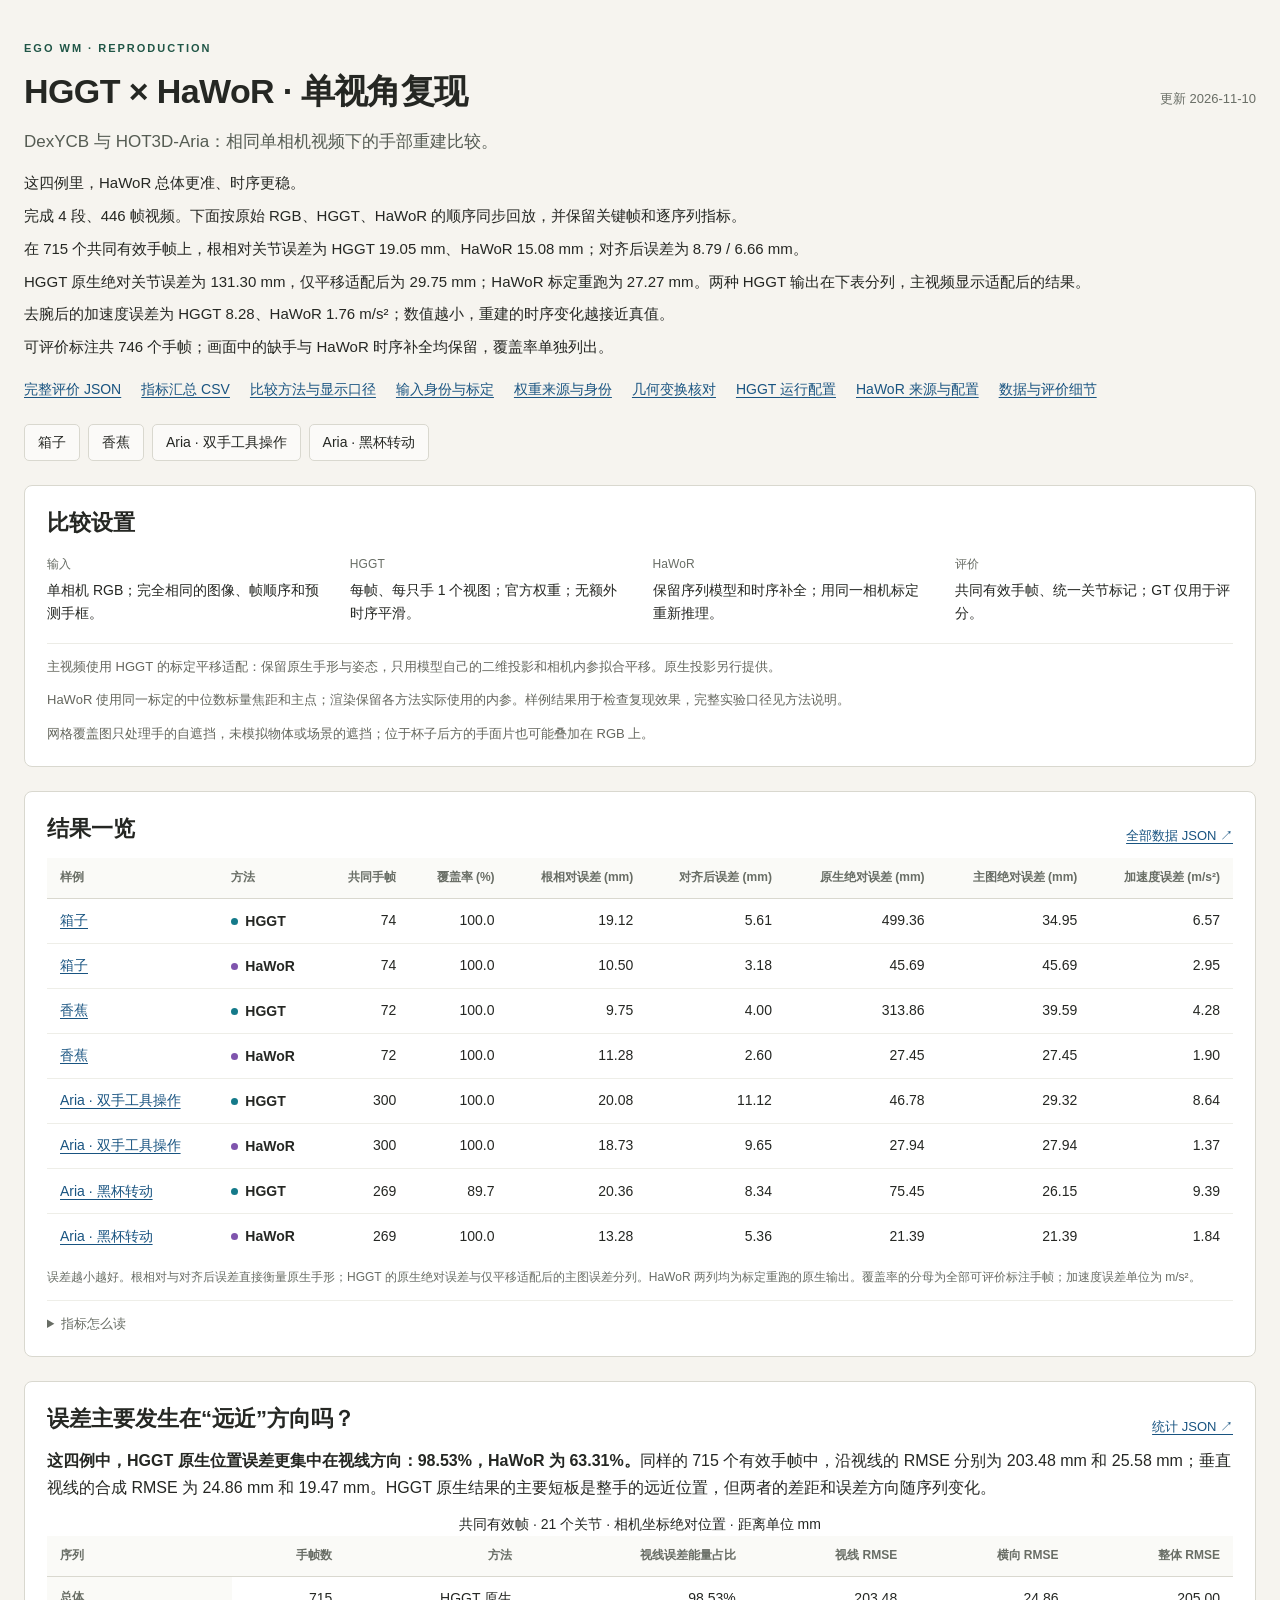
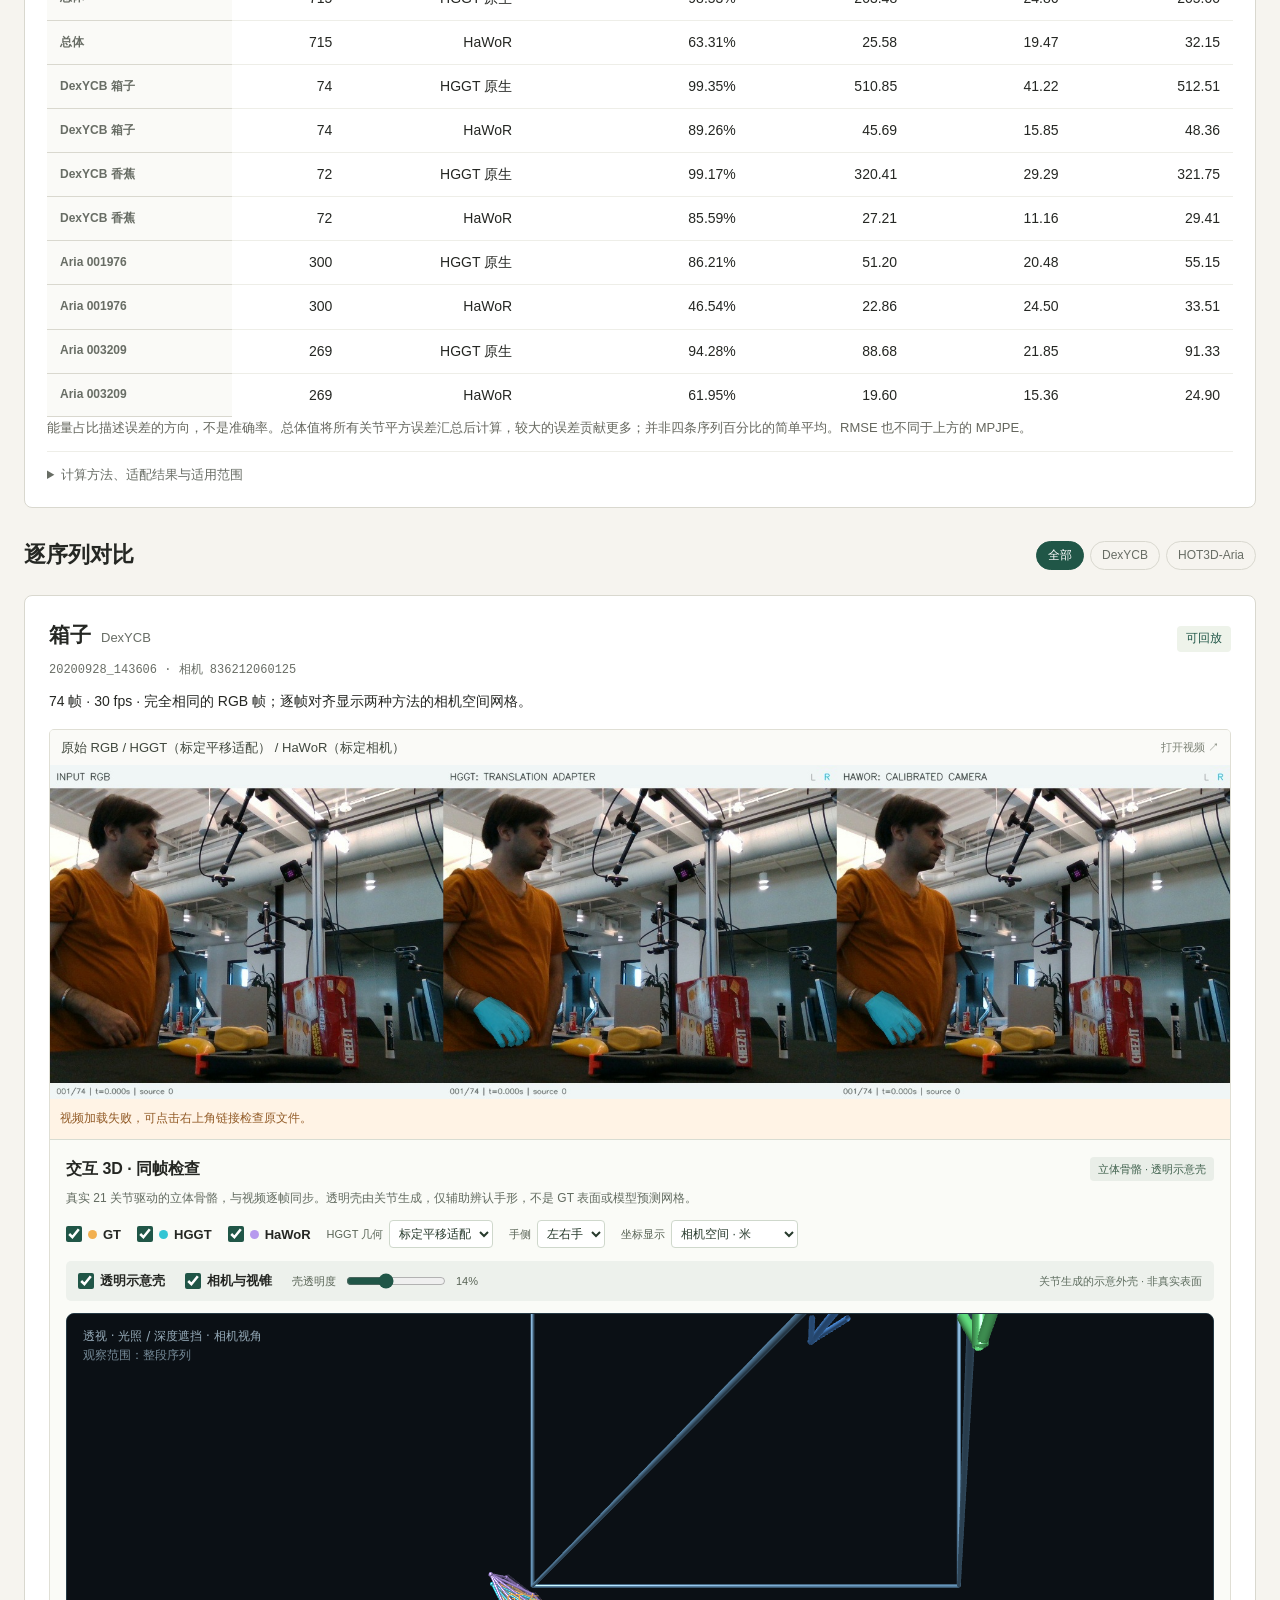
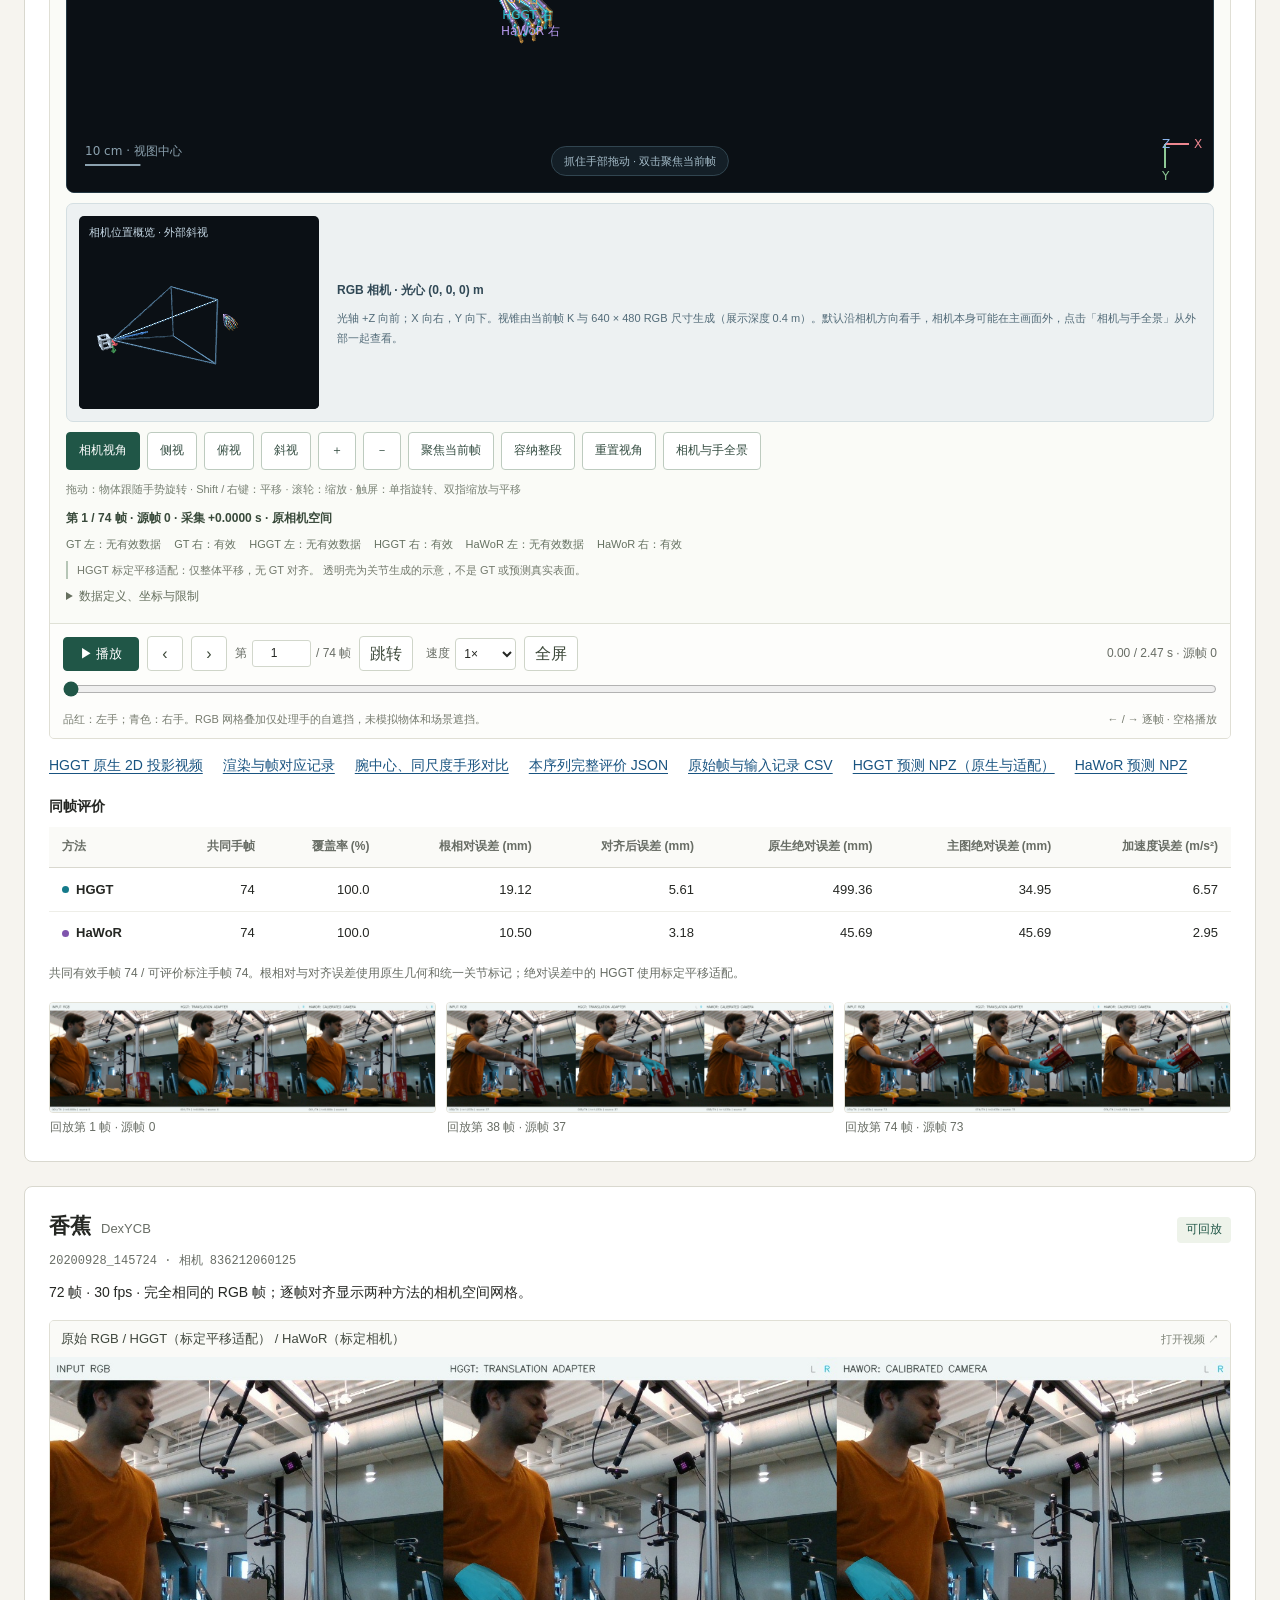
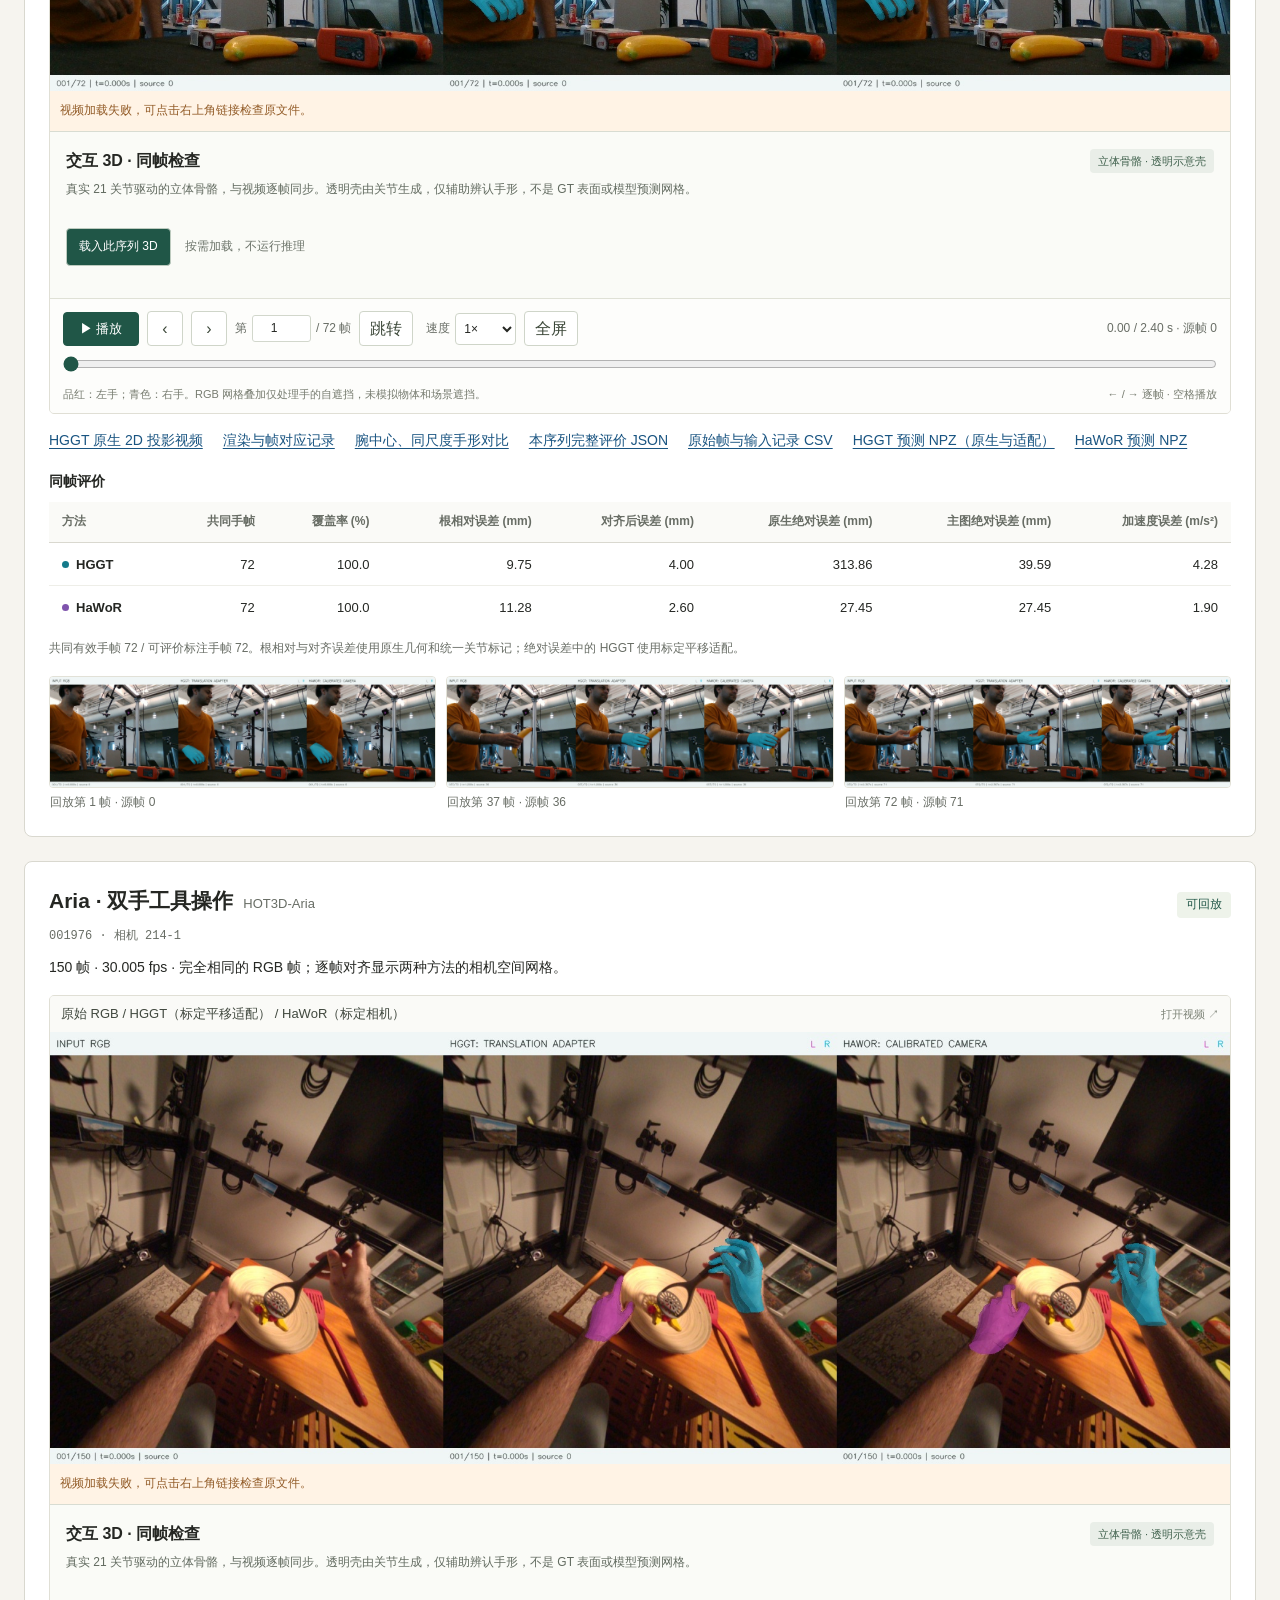
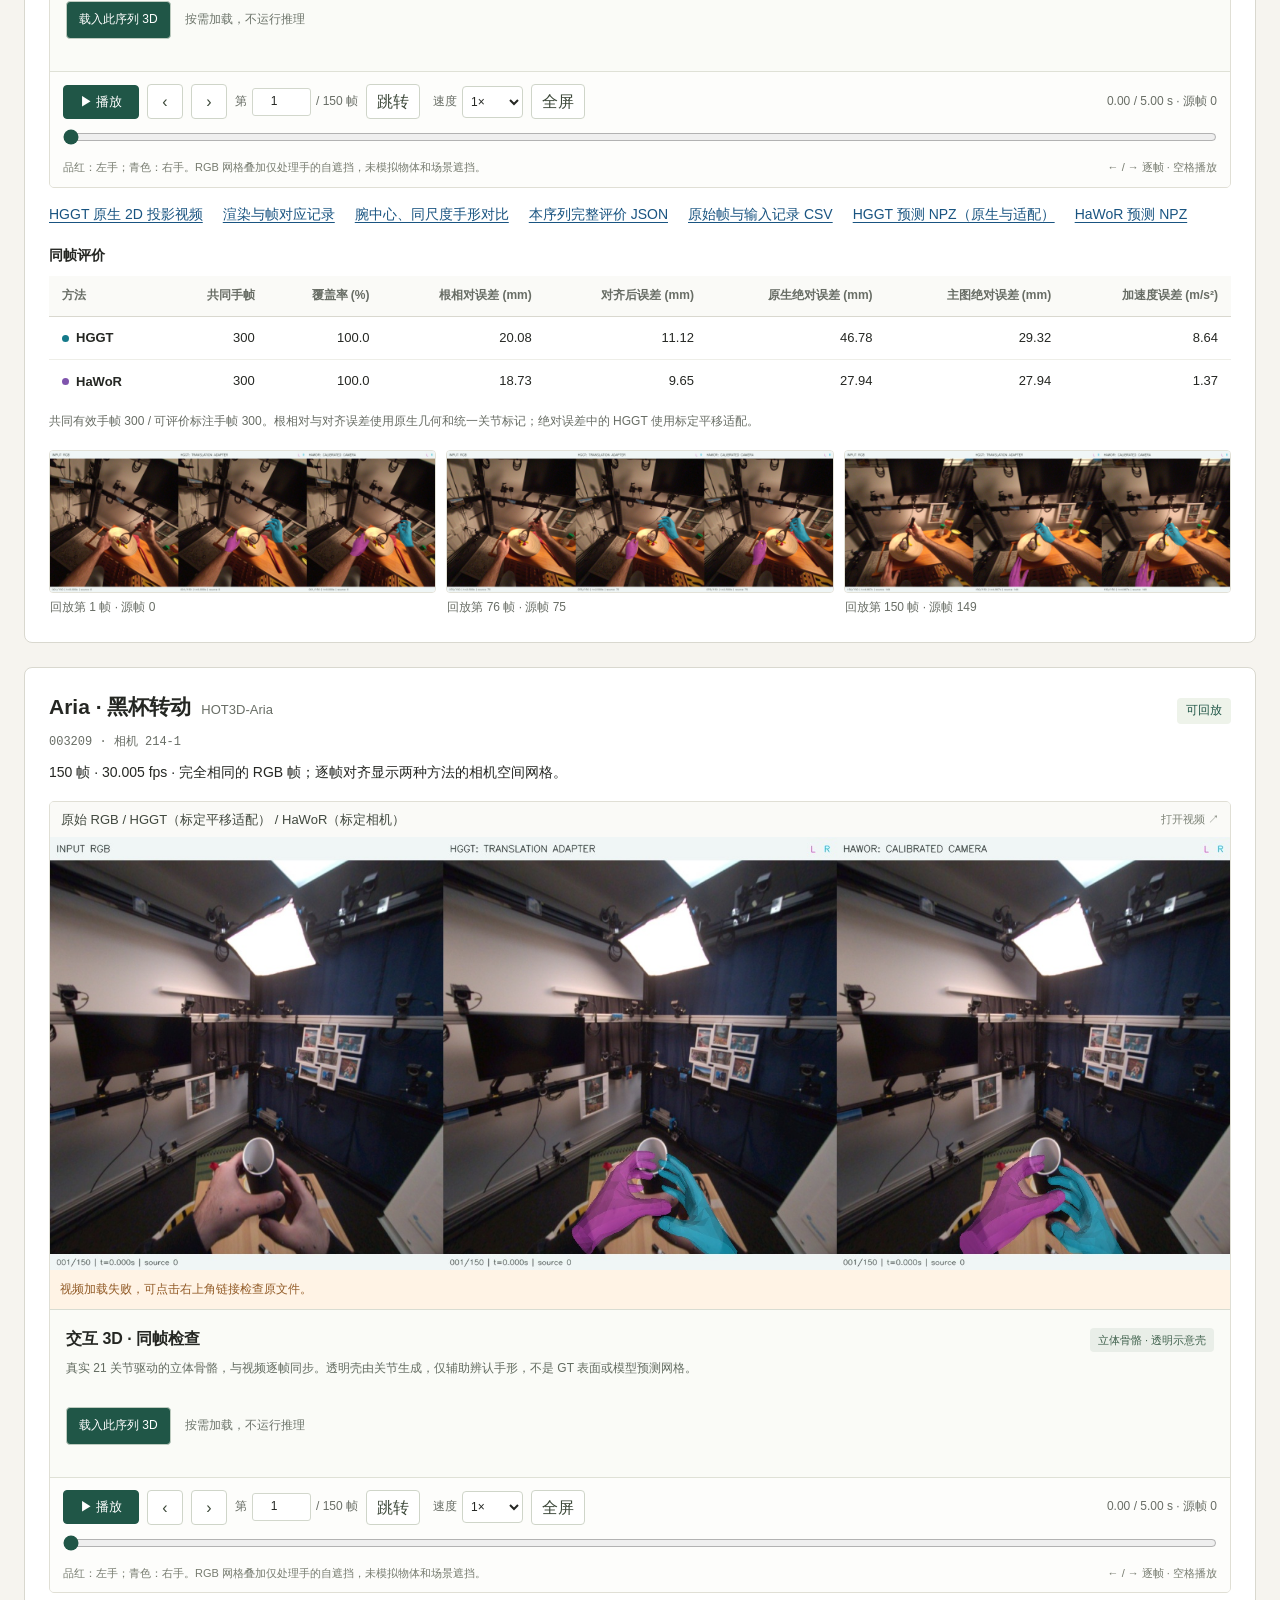
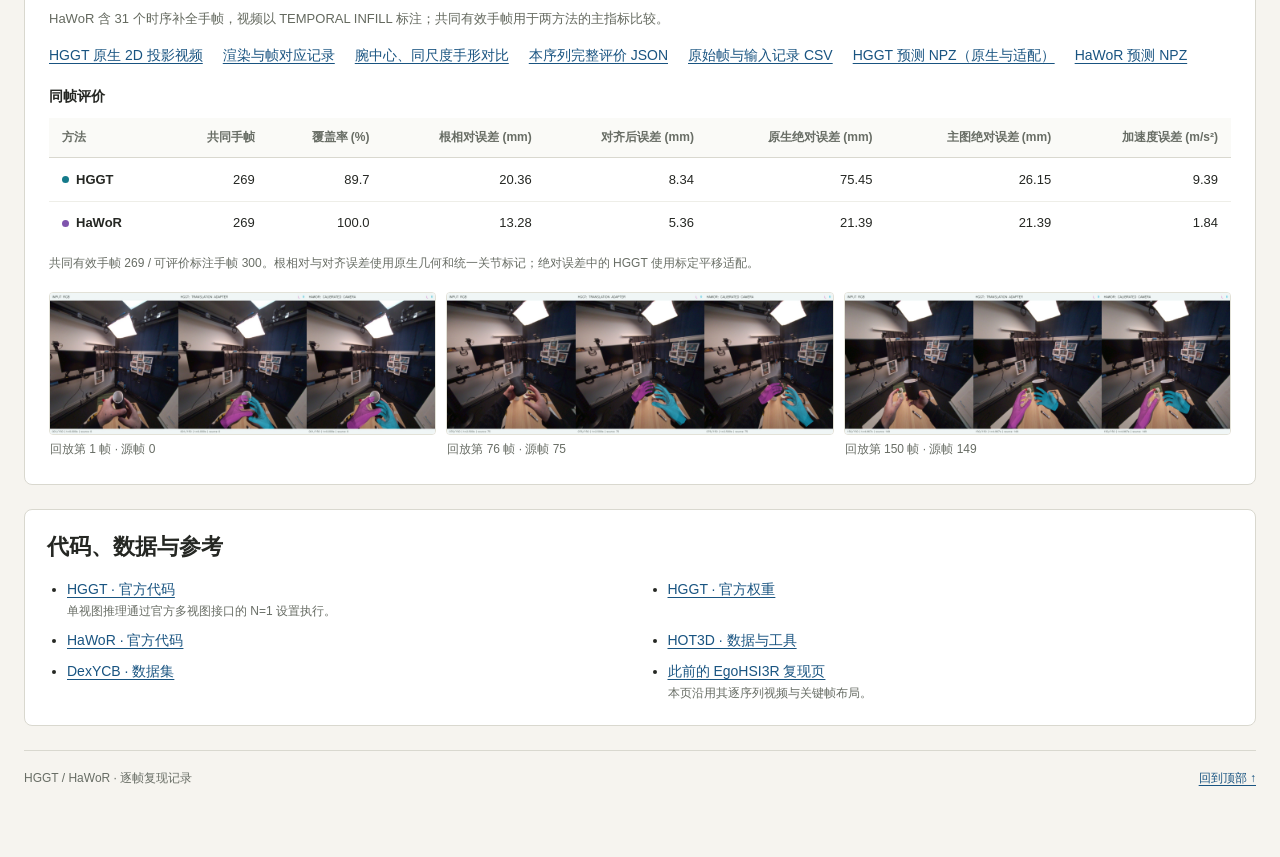
<file: docs/index.html>
<!doctype html>
<html lang="zh-CN">
<head>
  <meta charset="utf-8">
  <meta name="viewport" content="width=device-width, initial-scale=1">
  <meta name="color-scheme" content="light">
  <meta name="description" content="HGGT 与 HaWoR 在同一单相机视频上的手部重建复现、同步回放和逐序列评价。">
  <title>HGGT × HaWoR · 单视角复现</title>
  <link rel="stylesheet" href="style.css?v=20261110-4">
</head>
<body>
  <a class="skip-link" href="#samples">跳到视频对比</a>
  <header class="page-header">
    <div class="eyebrow">EGO WM · REPRODUCTION</div>
    <div class="title-row"><h1 id="page-title">HGGT × HaWoR · 单视角复现</h1><span class="date" id="updated-at"></span></div>
    <p class="lead" id="page-subtitle">同一段视频、同一相机，直接查看手部重建结果。</p>
    <div id="summary" class="summary"></div>
    <div id="top-links" class="link-list"></div>
    <nav class="sample-nav" id="sample-nav" aria-label="样例导航"></nav>
  </header>
  <main>
    <section class="section-block protocol-block" id="protocol-section" hidden>
      <h2>比较设置</h2>
      <dl class="protocol-grid" id="protocol"></dl>
      <div class="scope-notes" id="scope-notes"></div>
    </section>
    <section class="section-block" id="metrics-section" hidden>
      <div class="section-heading"><h2>结果一览</h2><a href="manifest.json" class="small-link">全部数据 JSON ↗</a></div>
      <div id="metrics-summary"></div>
      <details class="metric-guide" id="metric-guide"><summary>指标怎么读</summary><div id="metric-definitions"></div></details>
    </section>
    <section class="section-block" id="view-depth-errors" aria-labelledby="depth-title">
      <div class="section-heading"><h2 id="depth-title">误差主要发生在“远近”方向吗？</h2><a class="small-link" href="downloads/view_depth_errors.json">统计 JSON ↗</a></div>
      <p><strong>这四例中，HGGT 原生位置误差更集中在视线方向：98.53%，HaWoR 为 63.31%。</strong>同样的 715 个有效手帧中，沿视线的 RMSE 分别为 203.48 mm 和 25.58 mm；垂直视线的合成 RMSE 为 24.86 mm 和 19.47 mm。HGGT 原生结果的主要短板是整手的远近位置，但两者的差距和误差方向随序列变化。</p>
      <div class="table-scroll" role="region" aria-label="视线误差比较表，可横向滚动" tabindex="0"><table class="metrics-table"><caption>共同有效帧 · 21 个关节 · 相机坐标绝对位置 · 距离单位 mm</caption><thead><tr><th scope="col">序列</th><th scope="col">手帧数</th><th scope="col">方法</th><th scope="col">视线误差能量占比</th><th scope="col">视线 RMSE</th><th scope="col">横向 RMSE</th><th scope="col">整体 RMSE</th></tr></thead><tbody><tr><th scope='row'>总体</th><td>715</td><td>HGGT 原生</td><td>98.53%</td><td>203.48</td><td>24.86</td><td>205.00</td></tr><tr><th scope='row'>总体</th><td>715</td><td>HaWoR</td><td>63.31%</td><td>25.58</td><td>19.47</td><td>32.15</td></tr><tr><th scope='row'>DexYCB 箱子</th><td>74</td><td>HGGT 原生</td><td>99.35%</td><td>510.85</td><td>41.22</td><td>512.51</td></tr><tr><th scope='row'>DexYCB 箱子</th><td>74</td><td>HaWoR</td><td>89.26%</td><td>45.69</td><td>15.85</td><td>48.36</td></tr><tr><th scope='row'>DexYCB 香蕉</th><td>72</td><td>HGGT 原生</td><td>99.17%</td><td>320.41</td><td>29.29</td><td>321.75</td></tr><tr><th scope='row'>DexYCB 香蕉</th><td>72</td><td>HaWoR</td><td>85.59%</td><td>27.21</td><td>11.16</td><td>29.41</td></tr><tr><th scope='row'>Aria 001976</th><td>300</td><td>HGGT 原生</td><td>86.21%</td><td>51.20</td><td>20.48</td><td>55.15</td></tr><tr><th scope='row'>Aria 001976</th><td>300</td><td>HaWoR</td><td>46.54%</td><td>22.86</td><td>24.50</td><td>33.51</td></tr><tr><th scope='row'>Aria 003209</th><td>269</td><td>HGGT 原生</td><td>94.28%</td><td>88.68</td><td>21.85</td><td>91.33</td></tr><tr><th scope='row'>Aria 003209</th><td>269</td><td>HaWoR</td><td>61.95%</td><td>19.60</td><td>15.36</td><td>24.90</td></tr></tbody></table></div>
      <p class="scope-notes">能量占比描述误差的方向，不是准确率。总体值将所有关节平方误差汇总后计算，较大的误差贡献更多；并非四条序列百分比的简单平均。RMSE 也不同于上方的 MPJPE。</p>
      <details class="metric-guide"><summary>计算方法、适配结果与适用范围</summary>
        <p>每个有效手帧，取从相机原点指向 GT 手腕的单位向量 u。每关节误差 e = 预测 − GT，视线分量为 e·u，横向平方误差为 ||e||² − (e·u)²。视线能量占比 = Σ(e·u)² / Σ||e||²；视线 RMSE = √mean((e·u)²)，横向 RMSE = √mean(||e||² − (e·u)²)。手偏离画面中心时，视线不等于相机 Z 轴。</p>
        <p>三种几何统一使用 GT、HGGT 原生、HGGT 适配后和 HaWoR 的共同有效手帧与关节；共 715 手帧、15,015 关节，来源是网站公开的相机空间关节 JSON。无逐帧 GT 对齐、去腕或 PA 对齐。GT 只用于评分及定义视线。JSON 坐标精度为微米级，统计值按显示精度舍入。</p>
        <p><strong>与主图的区别：</strong>主图默认展示 HGGT 平移适配后几何，本表的 HGGT 为原生输出。HGGT 适配后总体视线占比为 80.17%，视线 / 横向 RMSE 为 31.75 / 15.79 mm；完整分例结果在下载表中。适配利用已知内参和模型二维投影估计整体平移，不读取 GT。不能把适配后的误差当作原生模型性能。</p>
        <p>结果针对四个开发样例，不是论文全基准结论。绝对位置分解同时包含整体平移和局部关节误差；如需判断手指局部形状，应结合去腕指标。此分析没有通过新的训练或推理挑选样例。</p>
        <p><a href="downloads/view_depth_errors.csv">下载全部统计 CSV</a> · <a href="https://github.com/YichengDraw/hggt-hawor-singleview-20261110/blob/main/scripts/evaluate_view_depth.py">可复算脚本</a></p>
      </details>
    </section>
    <div class="sample-section-heading">
      <h2>逐序列对比</h2>
      <div id="dataset-filters" class="dataset-filters" aria-label="按数据集筛选"></div>
    </div>
    <div id="samples" aria-live="polite"><p class="loading">正在读取实验记录……</p></div>
    <section class="section-block" id="sources-section" hidden>
      <h2>代码、数据与参考</h2>
      <ul id="sources" class="sources"></ul>
    </section>
  </main>
  <footer><span>HGGT / HaWoR · 逐帧复现记录</span><a href="#">回到顶部 ↑</a></footer>
  <noscript><p class="error-banner">请启用 JavaScript 查看同步视频和评价表；原始记录可直接下载 <a href="manifest.json">manifest.json</a>。</p></noscript>
  <script src="hand-renderer.js?v=20261110-4" defer></script>
  <script src="viewer3d.js?v=20261110-4" defer></script>
  <script src="app.js" defer></script>
</body>
</html>
</file>
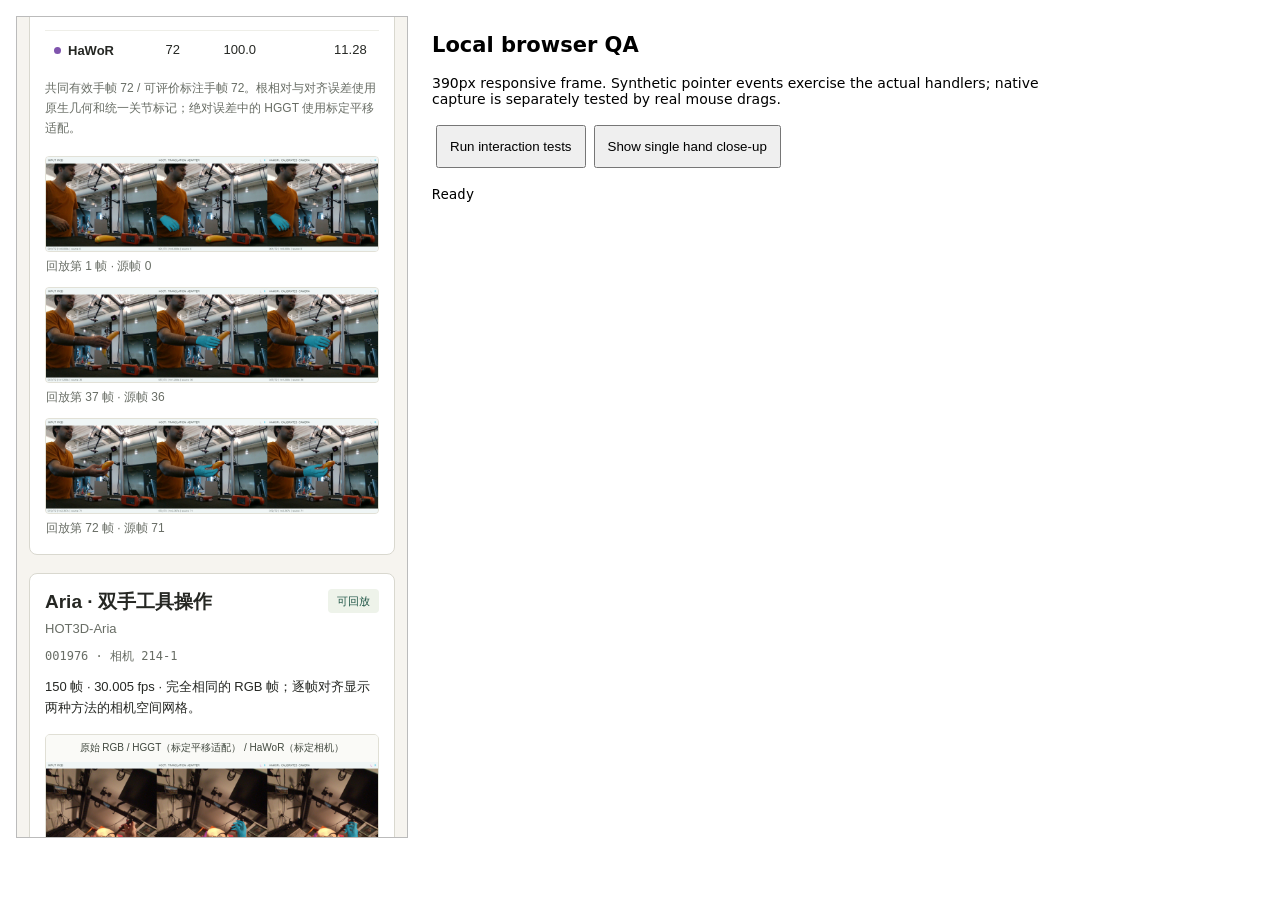
<file: tests/browser/qa.html>
<!doctype html><html lang="en"><meta charset="utf-8"><title>Local hand viewer QA</title><style>body{font:14px system-ui;margin:16px;display:flex;gap:24px}iframe{border:1px solid #bbb;width:390px;height:820px;flex:none}aside{width:650px}button{padding:12px;margin:4px}pre{white-space:pre-wrap}</style><iframe id="app" src="../../docs/index.html#aria_1976" title="390px mobile viewer"></iframe><aside><h1>Local browser QA</h1><p>390px responsive frame. Synthetic pointer events exercise the actual handlers; native capture is separately tested by real mouse drags.</p><button id="run">Run interaction tests</button><button id="single">Show single hand close-up</button><pre id="out">Ready</pre></aside><script src="qa.js"></script></html>
</file>
<file: docs/style.css>
:root{--paper:#f6f4ef;--card:#fff;--ink:#252723;--muted:#686d65;--line:#d9d8cf;--accent:#205647;--blue:#195481;--soft:#eceee7;--hggt:#147a8a;--hawor:#7f54ad}
*{box-sizing:border-box}html{scroll-behavior:smooth;scroll-padding-top:20px}body{font:16px/1.65 -apple-system,BlinkMacSystemFont,"Segoe UI","PingFang SC","Microsoft YaHei",sans-serif;max-width:1500px;margin:32px auto;padding:0 24px 18px;background:var(--paper);color:var(--ink)}a{color:var(--blue);text-underline-offset:3px}button,input,select{font:inherit}button,select{cursor:pointer}button:focus-visible,a:focus-visible,input:focus-visible,select:focus-visible,summary:focus-visible{outline:3px solid #6e9b88;outline-offset:3px}h1,h2,h3,p{margin-top:0}h1{font-size:clamp(26px,3vw,34px);line-height:1.3;font-weight:720;letter-spacing:-.6px;margin:0}h2{font-size:22px;line-height:1.4;margin:0 0 16px}h3{font-size:17px;margin:0 0 9px}p{margin-bottom:12px}.eyebrow{color:var(--accent);font-size:11px;font-weight:750;letter-spacing:2px;margin-bottom:12px}.title-row{display:flex;align-items:baseline;justify-content:space-between;gap:16px}.date{font-size:13px;white-space:nowrap;color:var(--muted)}.lead{font-size:17px;color:#555c53;margin:15px 0}.summary{max-width:1080px}.summary p{margin:8px 0;font-size:15px}.link-list{display:flex;gap:8px 20px;flex-wrap:wrap;font-size:14px;align-items:center}.page-header>.link-list{margin:18px 0}.sample-nav{display:flex;gap:8px;flex-wrap:wrap;padding-top:5px}.sample-nav a{border:1px solid var(--line);background:rgba(255,255,255,.6);border-radius:5px;padding:6px 13px;text-decoration:none;font-size:14px;color:var(--ink)}.sample-nav a:hover{background:#fff;border-color:#a3b0a0}.section-block,.sample-card{background:var(--card);border:1px solid var(--line);border-radius:8px;padding:22px;margin:24px 0}.protocol-grid{display:grid;grid-template-columns:repeat(4,minmax(0,1fr));gap:18px 25px;margin:0}.protocol-grid>div{min-width:0}.protocol-grid dt{color:var(--muted);font-size:12px;letter-spacing:.1px;margin-bottom:4px}.protocol-grid dd{font-size:14px;margin:0;overflow-wrap:anywhere}.scope-notes{font-size:13px;color:#65675e}.scope-notes:has(p){border-top:1px solid #ecece6;padding-top:12px;margin-top:18px}.scope-notes p:last-child{margin-bottom:0}.section-heading,.sample-section-heading{display:flex;align-items:center;justify-content:space-between;gap:15px}.section-heading h2{margin-bottom:13px}.small-link{font-size:13px;white-space:nowrap}.table-scroll{overflow-x:auto}.metrics-table{width:100%;border-collapse:collapse;white-space:nowrap;font-size:14px;font-variant-numeric:tabular-nums}.metrics-table th{font-size:12px;font-weight:600;color:var(--muted);text-align:right;padding:10px 13px;border-bottom:1px solid var(--line);background:#fafaf7}.metrics-table td{padding:10px 13px;border-bottom:1px solid #eeeeE8;text-align:right}.metrics-table td:first-child,.metrics-table th:first-child{text-align:left}.metrics-table .method{text-align:left;font-weight:600}.metrics-table tbody tr:last-child td{border-bottom:0}.metrics-table .group-start td{border-top:1px solid var(--line)}.method-name{display:inline-flex;gap:7px;align-items:center}.method-dot{width:7px;height:7px;background:#999;border-radius:50%;display:inline-block}.method-dot.hggt{background:var(--hggt)}.method-dot.hawor{background:var(--hawor)}.metric-guide{border-top:1px solid #eeeeE8;margin-top:12px;padding-top:12px;color:var(--muted);font-size:13px}.metric-guide summary{cursor:pointer;display:list-item}.metric-guide p{margin:8px 0}.sample-section-heading{margin:32px 0 0}.sample-section-heading h2{margin:0}.dataset-filters{display:flex;gap:6px;flex-wrap:wrap}.filter-button{font-size:12px;background:transparent;color:var(--muted);border:1px solid var(--line);padding:4px 11px;border-radius:99px}.filter-button[aria-pressed=true]{background:var(--accent);color:#fff;border-color:var(--accent)}.sample-card{scroll-margin-top:24px}.sample-heading{display:flex;align-items:baseline;justify-content:space-between;gap:16px;margin-bottom:9px}.sample-heading h2{margin:0;font-size:21px}.dataset-label{font-size:13px;font-weight:400;color:var(--muted);margin-left:10px}.sample-status{color:var(--accent);font-size:12px;white-space:nowrap;background:#eef3ea;padding:3px 9px;border-radius:4px}.sample-status.pending{color:#826026;background:#f4eee0}.sequence{font-family:ui-monospace,SFMono-Regular,Consolas,monospace;font-size:12px;overflow-wrap:anywhere;color:var(--muted);margin-bottom:9px}.sample-description{font-size:14px;margin:0 0 16px}.video-player{background:#f2f1eb;border:1px solid #e0dfd5;border-radius:5px;overflow:hidden}.video-grid{display:grid;grid-template-columns:repeat(var(--columns,3),minmax(0,1fr));gap:1px;background:#dcded4}.video-grid.composite{display:block}.video-cell{margin:0;background:#f4f3ed;position:relative;min-width:0}.video-cell figcaption{padding:7px 11px;font-size:13px;background:#fafaf7;color:#40483e;display:flex;align-items:center;justify-content:space-between;gap:10px}.video-cell figcaption a{font-size:11px;text-decoration:none;color:#7c8276}.video-cell figcaption a:hover{color:var(--blue);text-decoration:underline}.video-cell video{display:block;width:100%;aspect-ratio:var(--video-ratio,4/3);object-fit:contain;background:#e5e4da}.composite .video-cell video{aspect-ratio:auto;min-height:100px}.video-cell .media-error{margin:0;padding:10px;font-size:12px;color:#925b27;background:#fff3e5}.player-toolbar{padding:12px 13px;background:#fdfdfb;border-top:1px solid #dfe1d6}.transport{display:flex;align-items:center;gap:8px;flex-wrap:wrap}.transport button{line-height:1.2;min-height:34px;min-width:36px;background:#fff;border:1px solid #cfd5c9;border-radius:4px;color:#3b4738;padding:7px 10px}.transport button.play{min-width:76px;background:var(--accent);color:#fff;border-color:var(--accent);font-size:13px}.transport button:hover{filter:brightness(.96)}.transport select{font-size:12px;background:#fff;border:1px solid #cfd5c9;border-radius:4px;padding:4px;min-height:32px;color:var(--ink)}.speed-label{font-size:12px;display:flex;align-items:center;gap:5px;color:var(--muted);margin-left:5px}.time-label{font-size:12px;color:var(--muted);font-variant-numeric:tabular-nums;margin-left:auto}.frame-input{width:59px;padding:3px 4px;border:1px solid #d2d7cc;border-radius:3px;font-size:12px;text-align:center;background:#fff;color:var(--ink)}.frame-label{font-size:12px;color:var(--muted);display:flex;align-items:center;gap:5px}.timeline{display:block;width:100%;height:18px;accent-color:var(--accent);margin:9px 0 0;cursor:pointer}.player-caption{display:flex;align-items:center;justify-content:space-between;gap:10px;color:#777c70;font-size:11px;padding:0 13px 10px;margin:0;background:#fdfdfb}.player-message{font-size:12px;color:var(--muted);margin:8px 0 0}.sample-notes{margin:15px 0;font-size:13px;color:#64695f}.sample-notes p{margin:6px 0}.sample-links{margin:15px 0}.sample-metrics{margin:18px 0 0}.sample-metrics h3{font-size:14px;margin-bottom:9px}.sample-metrics .metrics-table{font-size:13px}.keyframes{display:grid;grid-template-columns:repeat(3,minmax(0,1fr));gap:10px;margin-top:18px}.keyframes figure{margin:0;min-width:0}.keyframes a{display:block;border:1px solid #e2e1d7;background:#f2f1eb;border-radius:4px;overflow:hidden}.keyframes img{display:block;width:100%;height:auto}.keyframes figcaption{font-size:12px;color:var(--muted);padding:5px 1px 0}.placeholder{border:1px dashed #d5d7cc;padding:36px 20px;background:#f5f5ef;text-align:center;color:var(--muted);font-size:14px;border-radius:5px}.loading{padding:40px;text-align:center;color:var(--muted)}.error-banner{padding:20px;background:#fff5e6;border:1px solid #e1cda7;border-radius:6px}.empty-cell{color:#92968c}.sources{font-size:14px;display:grid;grid-template-columns:repeat(2,minmax(0,1fr));gap:8px 35px;padding-left:20px;margin-bottom:0}.sources li{overflow-wrap:anywhere}.source-note{display:block;color:var(--muted);font-size:12px}.footnotes{font-size:12px;color:var(--muted);margin:10px 0 0}footer{font-size:12px;display:flex;gap:20px;justify-content:space-between;border-top:1px solid var(--line);padding:18px 0;color:var(--muted)}.skip-link{position:absolute;left:16px;top:-60px;padding:10px;background:#fff;z-index:5}.skip-link:focus{top:10px}[hidden]{display:none!important}
@media(min-width:1200px){.sample-card{padding:24px}.page-header{padding:7px 0 0}}
@media(max-width:900px){.protocol-grid{grid-template-columns:repeat(2,minmax(0,1fr))}.video-grid{grid-template-columns:repeat(var(--columns,3),minmax(0,1fr))}.video-cell figcaption{font-size:12px;padding:5px 7px}.video-cell figcaption a{display:none}.time-label{margin-left:0}.sample-heading{align-items:flex-start}.sample-heading h2{font-size:19px}}
@media(max-width:600px){body{margin:20px auto;padding:0 12px 10px;font-size:15px}.title-row{display:block}.date{display:block;margin-top:10px}.lead{font-size:15px}.section-block,.sample-card{padding:15px;margin:18px 0}.sample-nav a{padding:5px 10px;font-size:12px}.protocol-grid{gap:15px}.protocol-grid dd{font-size:12px}.sample-section-heading{display:block}.dataset-filters{margin-top:10px}.sample-heading{gap:8px}.dataset-label{display:block;margin-left:0;margin-top:4px}.sample-status{font-size:11px}.keyframes{grid-template-columns:1fr}.sources{grid-template-columns:1fr}.transport{gap:6px}.transport button{min-height:33px;padding:6px 7px;min-width:31px}.transport button.play{min-width:65px}.frame-label{font-size:11px}.frame-input{width:46px}.speed-label{margin-left:0;font-size:11px}.time-label{flex-basis:100%;margin-top:3px}.player-caption{display:block;font-size:10px}.video-cell figcaption{font-size:10px;justify-content:center;padding:5px 2px}.sample-description{font-size:13px}.link-list{font-size:12px;gap:6px 15px}.metrics-table td,.metrics-table th{padding:8px 9px}.small-link{font-size:11px}footer{font-size:11px}}
@media(prefers-reduced-motion:reduce){html{scroll-behavior:auto}}
.video-player:fullscreen{width:100vw;max-width:none;background:#111;display:flex;flex-direction:column;justify-content:center}.video-player:fullscreen .video-cell video{max-height:calc(100vh - 155px);object-fit:contain}.video-player:fullscreen .video-grid{width:100%}.video-player:fullscreen .player-toolbar,.video-player:fullscreen .player-caption{flex-shrink:0}
/* Interactive geometry is subordinate to the same sequence/time controls. */
.viewer3d{border-top:1px solid #d8dcd2;background:#fafbf7;padding:16px}.v3-heading{display:flex;align-items:center;justify-content:space-between;gap:12px;margin-bottom:6px}.v3-heading h3{margin:0;font-size:16px}.v3-badge{font-size:11px;background:#e9eee8;color:#42634f;padding:3px 8px;border-radius:4px}.v3-intro{font-size:12px;color:#626b60;margin-bottom:12px}.v3-loader{display:flex;align-items:center;gap:14px;min-height:70px}.v3-loader button,.v3-tools button{background:#fff;color:#334c40;border:1px solid #bdcbbf;border-radius:4px;padding:6px 12px;font-size:12px;min-height:34px}.v3-loader button{background:#205647;color:#fff}.v3-load-status{font-size:12px;color:#6c746a}.v3-choices{display:flex;flex-wrap:wrap;gap:10px 16px;align-items:center;margin:0 0 13px}.v3-check{display:flex;align-items:center;gap:6px;font-size:13px;font-weight:650;cursor:pointer}.v3-check input{accent-color:#205647;width:16px;height:16px;margin:0}.v3-check i{display:block;width:9px;height:9px;border-radius:50%}.v3-select{display:flex;align-items:center;gap:6px;font-size:11px;color:#596456}.v3-select select{font-size:12px;padding:5px;border:1px solid #cfd8cc;border-radius:4px;max-width:195px;background:#fff;color:#273a2c}.v3-canvas-wrap{height:430px;border:1px solid #27333a;border-radius:5px;overflow:hidden;background:#141d25}.v3-canvas{display:block;width:100%;height:100%;touch-action:none;cursor:grab}.v3-canvas:active{cursor:grabbing}.v3-tools{display:flex;align-items:center;flex-wrap:wrap;gap:6px;margin:10px 0}.v3-help{font-size:11px;color:#788174;margin-left:auto}.v3-state{font-variant-numeric:tabular-nums;font-size:12px;font-weight:600;margin-bottom:6px;color:#394a3b}.v3-hand-status{display:flex;flex-wrap:wrap;gap:5px 13px;font-size:11px;color:#667262}.v3-hand-status .infilled{color:#99651c;background:#faf0db;padding:0 4px}.v3-note{font-size:11px;color:#737a6d;margin:8px 0}.v3-details{font-size:12px;color:#66705f}.v3-details summary{cursor:pointer}.v3-details p{margin:8px 0}.video-player:fullscreen .video-cell video{max-height:28vh}.video-player:fullscreen .v3-canvas-wrap{height:32vh}.video-player:fullscreen{overflow-y:auto;justify-content:flex-start}.video-player:fullscreen .viewer3d{padding:10px}.video-player:fullscreen .v3-intro{display:none}@media(max-width:600px){.viewer3d{padding:11px}.v3-heading{display:block}.v3-badge{display:inline-block;margin-top:5px}.v3-canvas-wrap{height:330px}.v3-choices{gap:8px 12px}.v3-select{width:100%;justify-content:space-between}.v3-select select{width:70%;max-width:none}.v3-help{width:100%;margin:3px 0}.v3-loader{align-items:flex-start;flex-direction:column;gap:7px}.v3-state{font-size:11px}.v3-tools button{padding:5px 8px}}
/* Lit 3D revision. No external runtime or licensed hand-mesh assets. */
.v3-canvas-wrap{position:relative;height:480px;border:1px solid #253944;border-radius:8px;background:#0b1015;isolation:isolate}.v3-canvas{position:absolute;inset:0;outline-offset:-4px}.v3-overlay{position:absolute;inset:0;width:100%;height:100%;pointer-events:none}.v3-canvas-hint{position:absolute;bottom:16px;left:50%;transform:translateX(-50%);font-size:11px;white-space:nowrap;color:#a5bcc9;border:1px solid #314550;background:#17232bd9;border-radius:99px;padding:5px 12px;pointer-events:none;transition:opacity .3s}.v3-hint-used{opacity:0}.v3-tools button[aria-pressed=true]{background:#205647;color:#fff;border-color:#205647}.v3-appearance{display:flex;flex-wrap:wrap;align-items:center;gap:12px 20px;background:#edf1ec;border-radius:5px;padding:9px 12px;margin-bottom:12px}.v3-opacity{display:flex;align-items:center;gap:8px;font-size:11px;color:#596456}.v3-opacity input{width:100px;accent-color:#205647}.v3-opacity output{min-width:30px;font-variant-numeric:tabular-nums}.v3-shell-notice{font-size:11px;color:#5f6e60;margin-left:auto}.v3-help{margin:4px 0 11px;font-size:11px;line-height:1.65}.v3-note{border-left:2px solid #b6c6b7;padding-left:9px}.v3-badge{white-space:nowrap}.v3-tools button,.v3-loader button{min-height:38px}.v3-tools{gap:7px}.video-player:fullscreen .v3-canvas-wrap{height:42vh;min-height:260px}@media(max-width:600px){.v3-canvas-wrap{height:390px}.v3-appearance{gap:8px 12px;padding:9px}.v3-shell-notice{width:100%;margin-left:0}.v3-opacity input{width:88px}.v3-tools button{min-height:40px;padding:6px 10px}.v3-canvas-hint{font-size:10px;bottom:13px}.v3-intro{line-height:1.7}.v3-heading h3{font-size:17px}}@media(prefers-reduced-motion:reduce){.v3-canvas-hint{transition:none}}

/* Camera overview remains visible while looking in the capture-camera direction. */
.v3-camera-row{display:flex;align-items:center;gap:18px;padding:12px;margin:10px 0;background:#edf1f2;border:1px solid #d4dfe2;border-radius:7px}.v3-camera-row[hidden],.v3-camera-mini[hidden]{display:none}.v3-camera-mini{flex:0 0 240px;overflow:hidden;border-radius:5px;background:#0b1015}.v3-camera-mini>span{display:block;color:#c4d6e3;font-size:11px;padding:7px 10px 0}.v3-camera-canvas{display:block;width:240px;height:168px}.v3-camera-copy{min-width:0}.v3-camera-copy strong{font-size:12px;color:#304855}.v3-camera-status{font-size:11px;line-height:1.8;color:#526b78;margin:6px 0 0}.v3-tools button:disabled{opacity:.45;cursor:not-allowed}@media(max-width:600px){.v3-camera-row{flex-direction:column;align-items:stretch;gap:8px;padding:9px}.v3-camera-mini{flex-basis:auto;width:100%}.v3-camera-canvas{width:100%;height:178px}.v3-camera-status{font-size:11px}}
</file>
